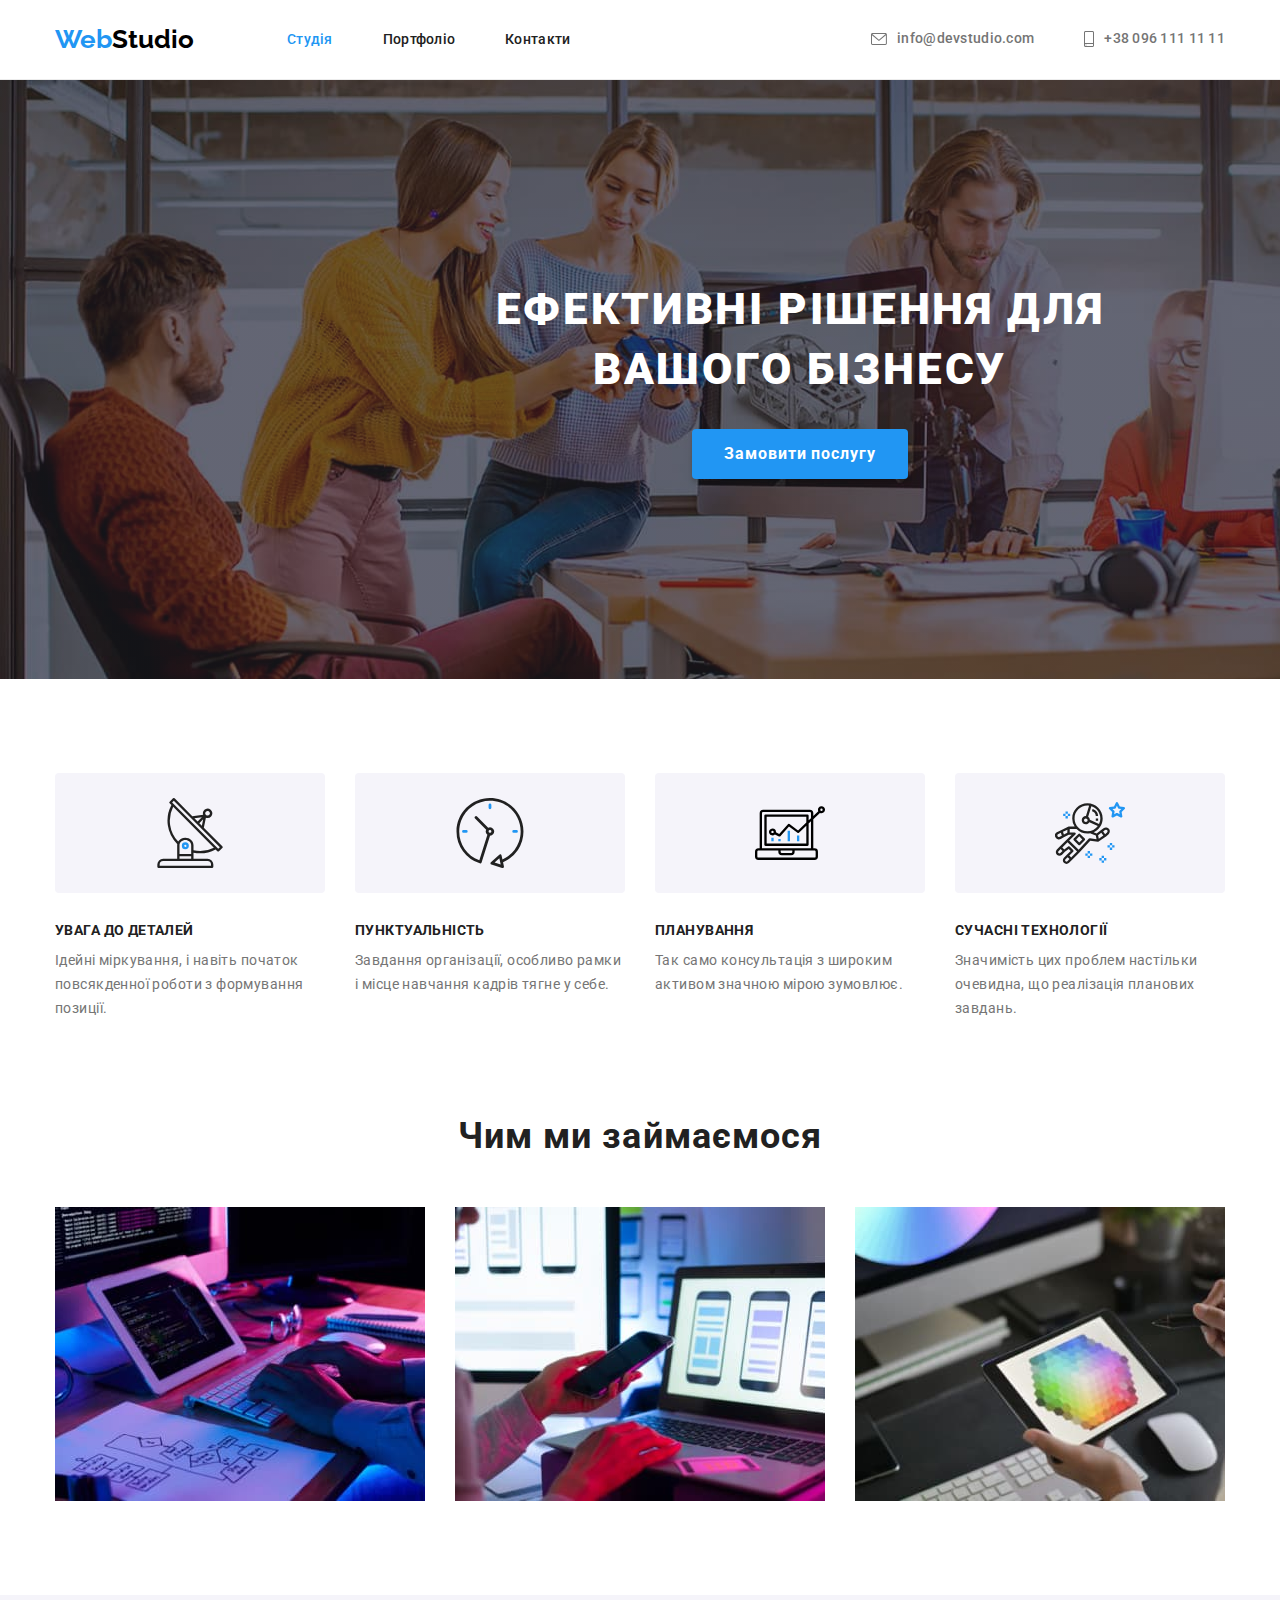
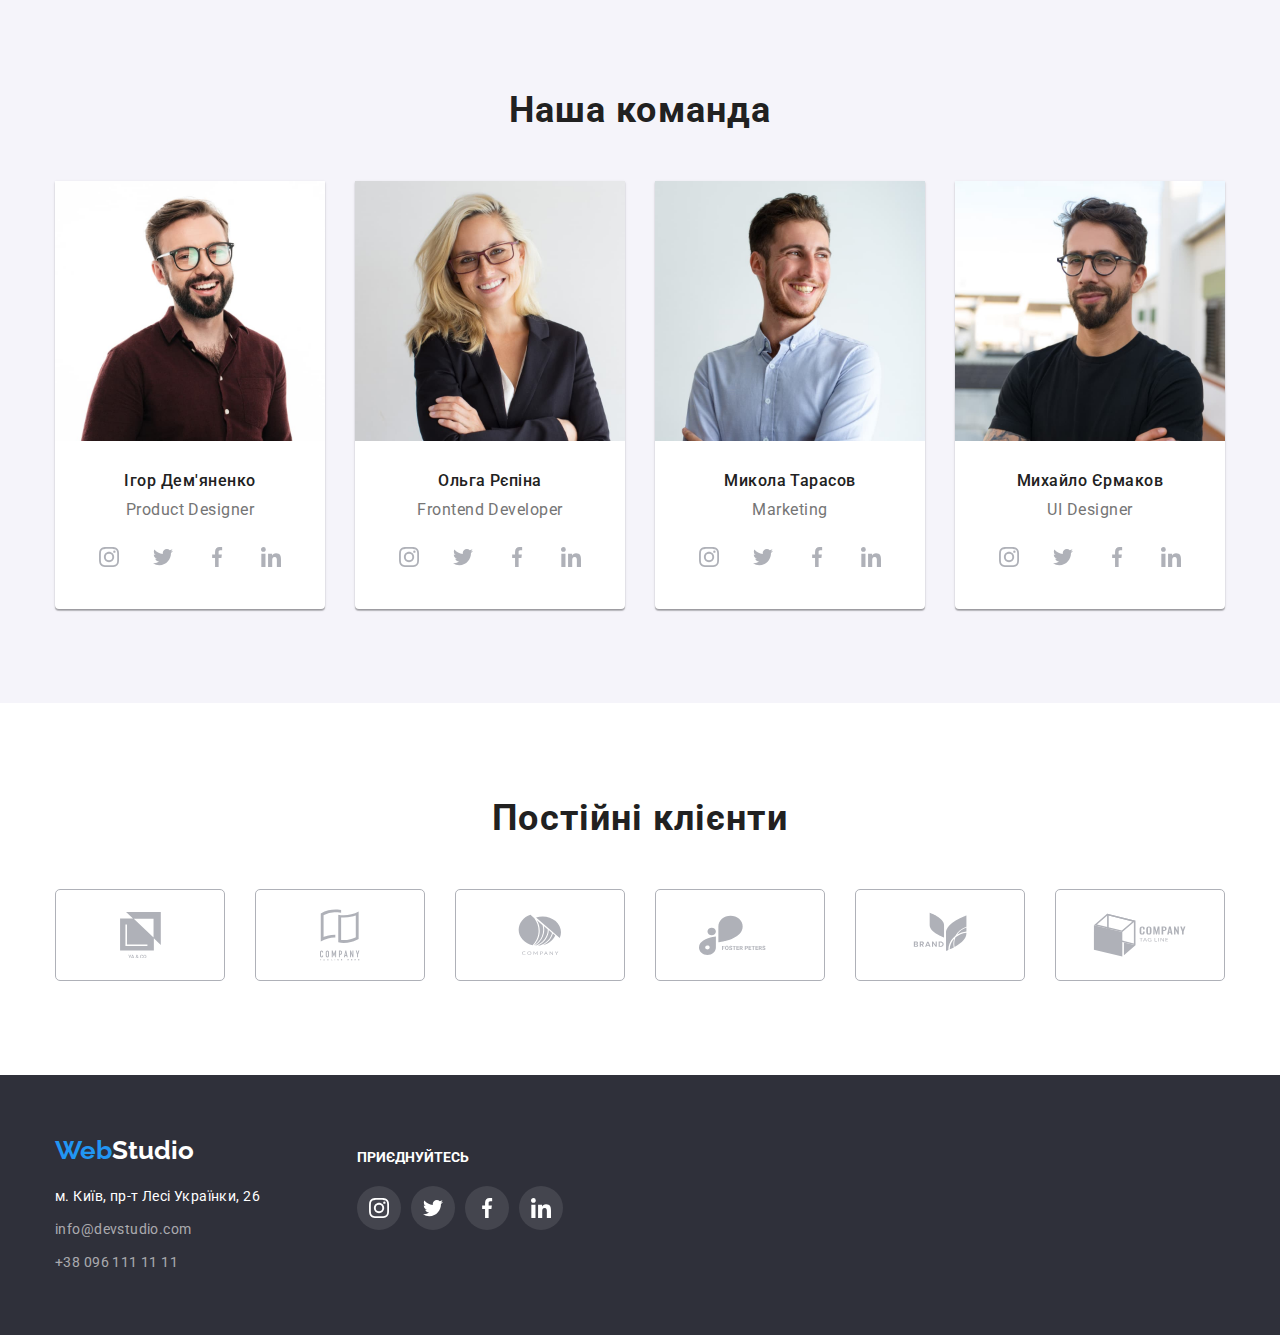
<file: index.html>
<!DOCTYPE html>
<html lang="uk">
  <head>
    <meta charset="UTF-8" />
    <meta http-equiv="X-UA-Compatible" content="IE=edge" />
    <meta name="viewport" content="width=device-width, initial-scale=1.0" />
    <title>Web Studio</title>
    <link rel="preconnect" href="https://fonts.googleapis.com" />
    <link rel="preconnect" href="https://fonts.gstatic.com" crossorigin />
    <link
      href="https://fonts.googleapis.com/css2?family=Raleway:wght@700&family=Roboto:wght@400;500;700;900&display=swap"
      rel="stylesheet"
    />
    <link
      rel="stylesheet"
      href="https://cdnjs.cloudflare.com/ajax/libs/modern-normalize/1.1.0/modern-normalize.min.css"
    />
    <link rel="stylesheet" href="./CSS/styles.css" />
  </head>

  <body>
    <!-- Header -->
    <header class="header">
      <div class="container">
        <nav class="nav">
          <a class="logo" href="./index.html"
            ><span class="logo-acc">Web</span>Studio</a
          >

          <ul class="nav-items list">
            <li class="nav-item">
              <a class="active-page link" href="./index.html">Студія</a>
            </li>
            <li class="nav-item">
              <a class="link" href="./portfolio.html">Портфоліо</a>
            </li>
            <li class="nav-item"><a class="link" href="">Контакти</a></li>
          </ul>
        </nav>

        <ul class="contacts list">
          <li class="cont-item">
            <a class="link head-contacts" href="mailto:info@devstudio.com">
              <svg class="header-icon evelope" width="16px" height="12px">
                <use href="./imagies/icons.svg#icon-envelope"></use>
              </svg>
              info@devstudio.com
            </a>
          </li>
          <li class="cont-item">
            <a class="link head-contacts" href="tel:+380961111111">
              <svg class="header-icon smartphone" width="10px" height="16px">
                <use href="./imagies/icons.svg#icon-smartphone"></use>
              </svg>
              +38 096 111 11 11</a
            >
          </li>
        </ul>
      </div>
    </header>

    <!-- Main -->
    <main>
      <section class="hero">
        <h1 class="hero-title">Ефективні рішення для вашого бізнесу</h1>

        <button class="hero-btn" type="button">Замовити послугу</button>
      </section>

      <!-- Advantages -->
      <section class="section advantages">
        <div class="container">
          <!-- Заголовок спрятать -->
          <h2 class="hiden-title">Переваги</h2>
          <!-- / -->
          <ul class="plus-items list">
            <li class="plus-item">
              <div class="plus-icon-box">
                <svg class="plus-icon" width="70px" height="70px">
                  <use href="./imagies/icons.svg#icon-antenna"></use>
                </svg>
              </div>

              <h3 class="plus-title">УВАГА ДО ДЕТАЛЕЙ</h3>
              <p class="plus-text">
                Ідейні міркування, і навіть початок повсякденної роботи з
                формування позиції.
              </p>
            </li>

            <li class="plus-item">
              <div class="plus-icon-box">
                <svg width="70px" height="70px">
                  <use href="./imagies/icons.svg#icon-clock"></use>
                </svg>
              </div>
              <h3 class="plus-title">ПУНКТУАЛЬНІСТЬ</h3>
              <p class="plus-text">
                Завдання організації, особливо рамки і місце навчання кадрів
                тягне у себе.
              </p>
            </li>

            <li class="plus-item">
              <div class="plus-icon-box">
                <svg width="70px" height="70px">
                  <use href="./imagies/icons.svg#icon-diagram"></use>
                </svg>
              </div>
              <h3 class="plus-title">ПЛАНУВАННЯ</h3>
              <p class="plus-text">
                Так само консультація з широким активом значною мірою зумовлює.
              </p>
            </li>

            <li class="plus-item">
              <div class="plus-icon-box">
                <svg width="70px" height="70px">
                  <use href="./imagies/icons.svg#icon-astronaut"></use>
                </svg>
              </div>
              <h3 class="plus-title">СУЧАСНІ ТЕХНОЛОГІЇ</h3>
              <p class="plus-text">
                Значимість цих проблем настільки очевидна, що реалізація
                планових завдань.
              </p>
            </li>
          </ul>
        </div>
      </section>

      <!-- What we do -->
      <section class="section services">
        <div class="container">
          <h2 class="sect-title">Чим ми займаємося</h2>
          <ul class="services-items list">
            <li class="services-item">
              <a href=""
                ><img
                  src="./imagies/our-services/codding.jpg"
                  alt="работа с кодом на экране"
                  width="370"
                  height="294"
              /></a>
            </li>
            <li class="services-item">
              <a href=""
                ><img
                  src="./imagies/our-services/design.jpg"
                  alt="разработка дизайна"
                  width="370"
                  height="294"
              /></a>
            </li>
            <li class="services-item">
              <a href=""
                ><img
                  src="./imagies/our-services/customisation.jpg"
                  alt="человек выбирает цвет на планшете"
                  width="370"
                  height="294"
              /></a>
            </li>
          </ul>
        </div>
      </section>

      <!-- Staff -->
      <section class="section staff">
        <div class="container">
          <h2 class="sect-title">Наша команда</h2>
          <ul class="staff-items list">
            <li class="staff-item">
              <img
                class="portrait"
                src="./imagies/staff/ihor.jpg"
                alt="Игорь Демьяненко"
                width="270"
                height="260"
              />
              <h3 class="name">Ігор Дем'яненко</h3>
              <p class="position" lang="en">Product Designer</p>
              <ul class="list social-media-items">
                <li class="social-media-item">
                  <a class="link social-media" href="">
                    <svg class="social-icons" width="20px" height="20px">
                      <use href="./imagies/icons.svg#icon-instagram"></use>
                    </svg>
                  </a>
                </li>

                <li class="social-media-item">
                  <a class="link social-media" href="">
                    <svg class="social-icons" width="20px" height="20px">
                      <use href="./imagies/icons.svg#icon-twitter"></use>
                    </svg>
                  </a>
                </li>

                <li class="social-media-item">
                  <a class="link social-media" href="">
                    <svg class="social-icons" width="20px" height="20px">
                      <use href="./imagies/icons.svg#icon-facebook"></use>
                    </svg>
                  </a>
                </li>

                <li class="social-media-item">
                  <a class="link social-media" href="">
                    <svg class="social-icons" width="20px" height="20px">
                      <use href="./imagies/icons.svg#icon-linkedin"></use>
                    </svg>
                  </a>
                </li>
              </ul>
            </li>

            <li class="staff-item">
              <img
                class="portrait"
                src="./imagies/staff/olga.jpg"
                alt="Ольга Репина"
                width="270"
                height="260"
              />
              <h3 class="name">Ольга Рєпіна</h3>
              <p class="position" lang="en">Frontend Developer</p>

              <ul class="list social-media-items">
                <li class="social-media-item">
                  <a class="link social-media" href="">
                    <svg class="social-icons" width="20px" height="20px">
                      <use href="./imagies/icons.svg#icon-instagram"></use>
                    </svg>
                  </a>
                </li>

                <li class="social-media-item">
                  <a class="link social-media" href="">
                    <svg class="social-icons" width="20px" height="20px">
                      <use href="./imagies/icons.svg#icon-twitter"></use>
                    </svg>
                  </a>
                </li>

                <li class="social-media-item">
                  <a class="link social-media" href="">
                    <svg class="social-icons" width="20px" height="20px">
                      <use href="./imagies/icons.svg#icon-facebook"></use>
                    </svg>
                  </a>
                </li>

                <li class="social-media-item">
                  <a class="link social-media" href="">
                    <svg class="social-icons" width="20px" height="20px">
                      <use href="./imagies/icons.svg#icon-linkedin"></use>
                    </svg>
                  </a>
                </li>
              </ul>
            </li>

            <li class="staff-item">
              <img
                class="portrait"
                src="./imagies/staff/nikolay.jpg"
                alt="Николай Тарасов"
                width="270"
                height="260"
              />
              <h3 class="name">Микола Тарасов</h3>
              <p class="position" lang="en">Marketing</p>
              <ul class="list social-media-items">
                <li class="social-media-item">
                  <a class="link social-media" href="">
                    <svg class="social-icons" width="20px" height="20px">
                      <use href="./imagies/icons.svg#icon-instagram"></use>
                    </svg>
                  </a>
                </li>

                <li class="social-media-item">
                  <a class="link social-media" href="">
                    <svg class="social-icons" width="20px" height="20px">
                      <use href="./imagies/icons.svg#icon-twitter"></use>
                    </svg>
                  </a>
                </li>

                <li class="social-media-item">
                  <a class="link social-media" href="">
                    <svg class="social-icons" width="20px" height="20px">
                      <use href="./imagies/icons.svg#icon-facebook"></use>
                    </svg>
                  </a>
                </li>

                <li class="social-media-item">
                  <a class="link social-media" href="">
                    <svg class="social-icons" width="20px" height="20px">
                      <use href="./imagies/icons.svg#icon-linkedin"></use>
                    </svg>
                  </a>
                </li>
              </ul>
            </li>

            <li class="staff-item">
              <img
                class="portrait"
                src="./imagies/staff/mihail.jpg"
                alt="Михаил Ермаков"
                width="270"
                height="260"
              />
              <h3 class="name">Михайло Єрмаков</h3>
              <p class="position" lang="en">UI Designer</p>
              <ul class="list social-media-items">
                <li class="social-media-item">
                  <a class="link social-media" href="">
                    <svg class="social-icons" width="20px" height="20px">
                      <use href="./imagies/icons.svg#icon-instagram"></use>
                    </svg>
                  </a>
                </li>

                <li class="social-media-item">
                  <a class="link social-media" href="">
                    <svg class="social-icons" width="20px" height="20px">
                      <use href="./imagies/icons.svg#icon-twitter"></use>
                    </svg>
                  </a>
                </li>

                <li class="social-media-item">
                  <a class="link social-media" href="">
                    <svg class="social-icons" width="20px" height="20px">
                      <use href="./imagies/icons.svg#icon-facebook"></use>
                    </svg>
                  </a>
                </li>

                <li class="social-media-item">
                  <a class="link social-media" href="">
                    <svg class="social-icons" width="20px" height="20px">
                      <use href="./imagies/icons.svg#icon-linkedin"></use>
                    </svg>
                  </a>
                </li>
              </ul>
            </li>
          </ul>
        </div>
      </section>
    </main>

    <!-- Clients -->
    <section class="section clients">
      <div class="container">
        <h2 class="sect-title">Постійні клієнти</h2>
        <ul class="list company-items">
          <li class="company-item">
            <a class="link company-link" href="">
              <svg class="social-icons" width="41" height="46.7">
                <use href="./imagies/icons.svg#icon-yacomp"></use>
              </svg>
            </a>
          </li>

          <li class="company-item">
            <a class="link company-link" href="">
              <svg class="social-icons" width="40px" height="52px">
                <use href="./imagies/icons.svg#icon-teglinehere"></use>
              </svg>
            </a>
          </li>

          <li class="company-item">
            <a class="link company-link" href="">
              <svg class="social-icons" width="43.46px" height="41.18px">
                <use href="./imagies/icons.svg#icon-company"></use>
              </svg>
            </a>
          </li>

          <li class="company-item">
            <a class="link company-link" href="">
              <svg class="social-icons" width="84.44px" height="40.62px">
                <use href="./imagies/icons.svg#icon-forester"></use>
              </svg>
            </a>
          </li>

          <li class="company-item">
            <a class="link company-link" href="">
              <svg class="social-icons" width="62.54px" height="45.43px">
                <use href="./imagies/icons.svg#icon-brand"></use>
              </svg>
            </a>
          </li>

          <li class="company-item">
            <a class="link company-link" href="">
              <svg class="social-icons" width="93.79px" height="43.93px">
                <use href="./imagies/icons.svg#icon-tegline"></use>
              </svg>
            </a>
          </li>
        </ul>
      </div>
    </section>

    <!-- Footer -->
    <footer class="foot">
      <div class="container footer-objects">
        <div class="logo-area">
          <a class="logo foot-item" href="./index.html"
            ><span class="logo-acc">Web</span>Studio</a
          >
          <address>
            <ul class="list adress">
              <li class="address-foot-item">
                <a
                  class="link foot-item"
                  href="https://goo.gl/maps/ffjyEgsYqTHCnrhD7"
                  target="_blank"
                  >м. Київ, пр-т Лесі Українки, 26</a
                >
              </li>
              <li class="address-foot-item">
                <a class="link foot-item-cont" href="mailto:info@devstudio.com"
                  >info@devstudio.com</a
                >
              </li>
              <li class="address-foot-item">
                <a class="link foot-item-cont" href="tel:+380961111111"
                  >+38 096 111 11 11</a
                >
              </li>
            </ul>
          </address>
        </div>

        <div class="social-area">
          <p class="join">Приєднуйтесь</p>

          <ul class="list social-media-items">
            <li class="social-media-item">
              <a class="link social-media" href="">
                <svg class="social-icons" width="20px" height="20px">
                  <use href="./imagies/icons.svg#icon-instagram"></use>
                </svg>
              </a>
            </li>

            <li class="social-media-item">
              <a class="link social-media" href="">
                <svg class="social-icons" width="20px" height="20px">
                  <use href="./imagies/icons.svg#icon-twitter"></use>
                </svg>
              </a>
            </li>

            <li class="social-media-item">
              <a class="link social-media" href="">
                <svg class="social-icons" width="20px" height="20px">
                  <use href="./imagies/icons.svg#icon-facebook"></use>
                </svg>
              </a>
            </li>

            <li class="social-media-item">
              <a class="link social-media" href="">
                <svg class="social-icons" width="20px" height="20px">
                  <use href="./imagies/icons.svg#icon-linkedin"></use>
                </svg>
              </a>
            </li>
          </ul>
        </div>
      </div>
    </footer>
  </body>
</html>
</file>
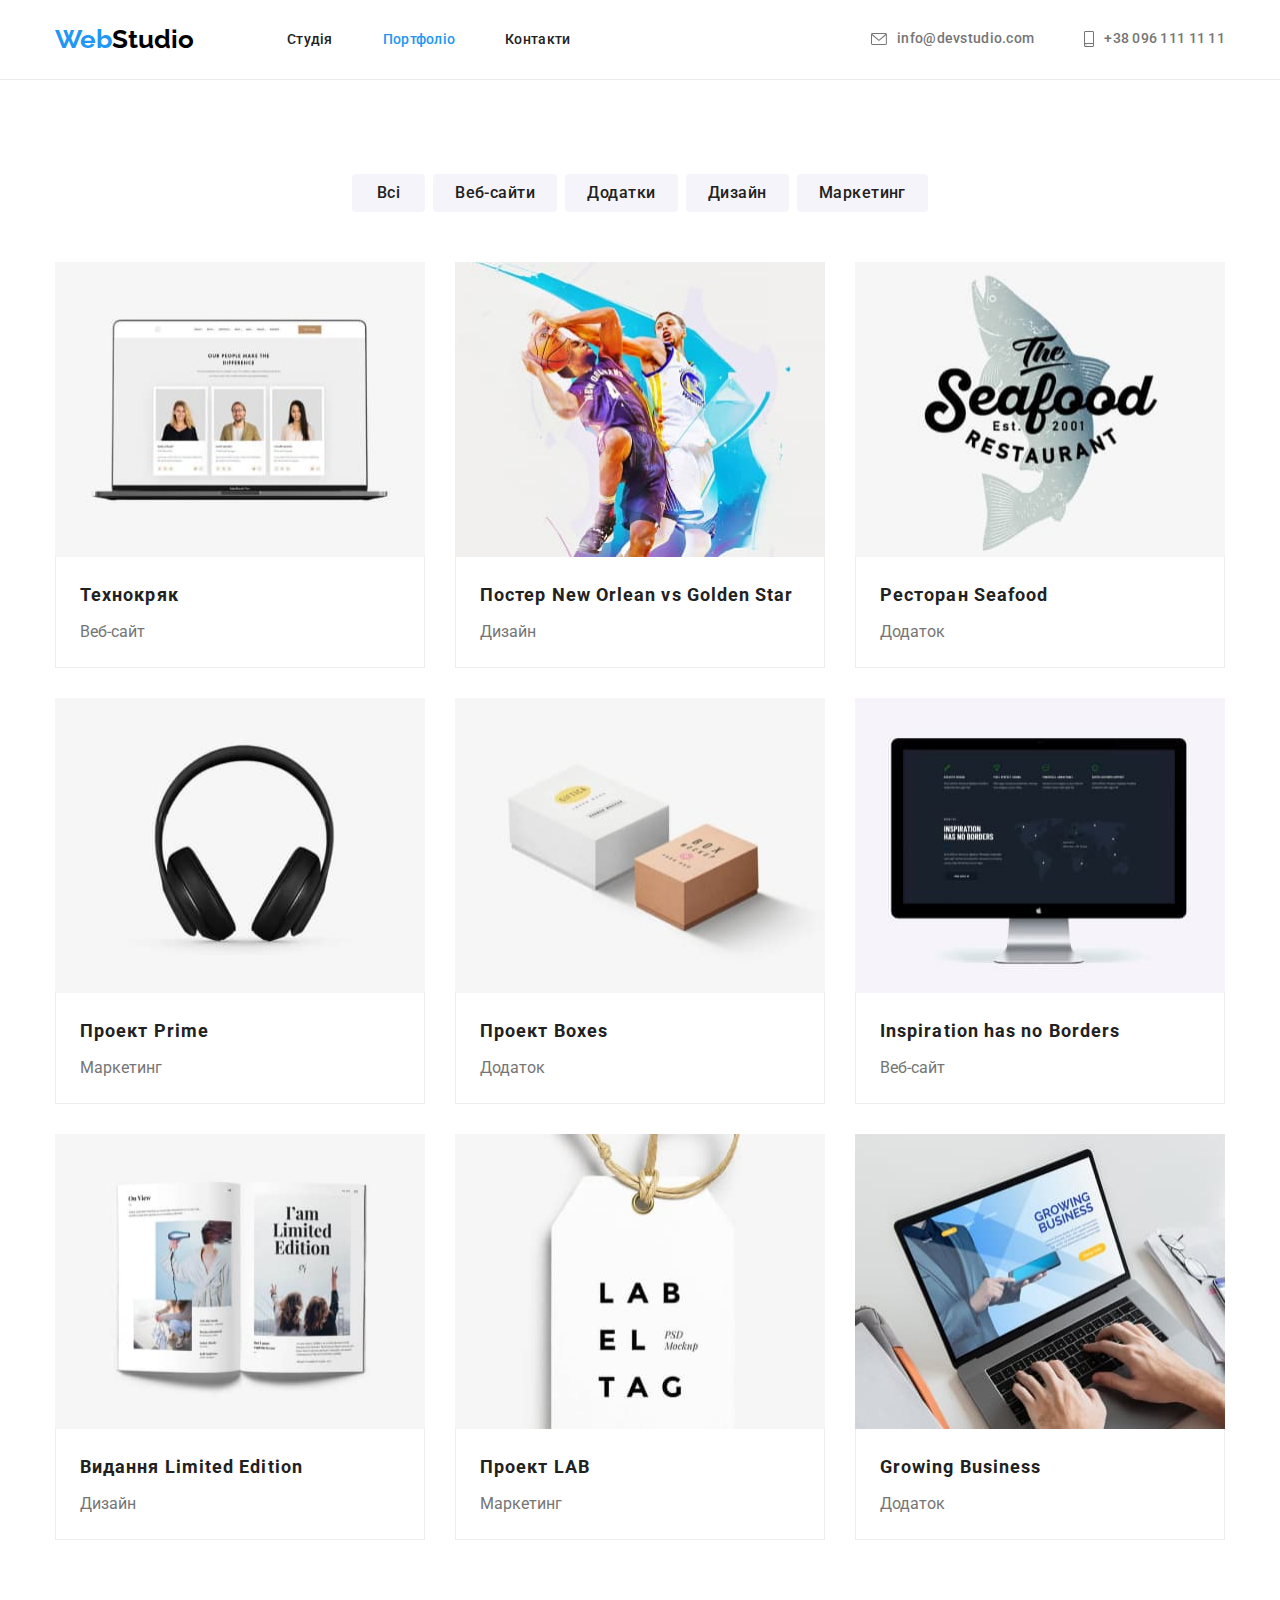
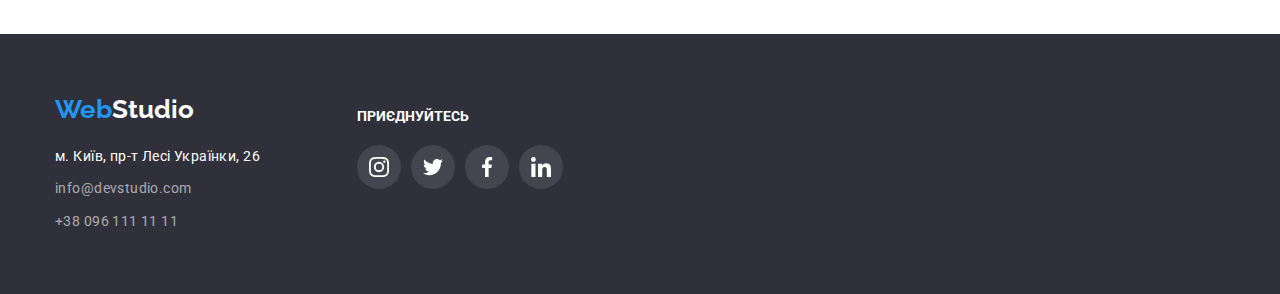
<file: portfolio.html>
<!DOCTYPE html>
<html lang="uk">
  <head>
    <meta charset="UTF-8" />
    <meta http-equiv="X-UA-Compatible" content="IE=edge" />
    <meta name="viewport" content="width=device-width, initial-scale=1.0" />
    <title>Web Studio</title>
    <link rel="preconnect" href="https://fonts.googleapis.com" />
    <link rel="preconnect" href="https://fonts.gstatic.com" crossorigin />
    <link
      href="https://fonts.googleapis.com/css2?family=Raleway:wght@700&family=Roboto:wght@400;500;700;900&display=swap"
      rel="stylesheet"
    />
    <link
      rel="stylesheet"
      href="https://cdnjs.cloudflare.com/ajax/libs/modern-normalize/1.1.0/modern-normalize.min.css"
    />
    <link rel="stylesheet" href="./CSS/styles.css" />
  </head>

  <body>
    <!-- Header -->
    <header class="header">
      <div class="container">
        <nav class="nav">
          <a class="logo" href="./index.html"
            ><span class="logo-acc">Web</span>Studio</a
          >

          <ul class="nav-items list">
            <li class="nav-item">
              <a class="link" href="./index.html">Студія</a>
            </li>
            <li class="nav-item">
              <a class="active-page link" href="./portfolio.html">Портфоліо</a>
            </li>
            <li class="nav-item"><a class="link" href="">Контакти</a></li>
          </ul>
        </nav>

        <ul class="contacts list">
          <li class="cont-item">
            <a class="link head-contacts" href="mailto:info@devstudio.com">
              <svg class="header-icon evelope" width="16px" height="12px">
                <use href="./imagies/icons.svg#icon-envelope"></use>
              </svg>
              info@devstudio.com
            </a>
          </li>
          <li class="cont-item">
            <a class="link head-contacts" href="tel:+380961111111">
              <svg class="header-icon smartphone" width="10px" height="16px">
                <use href="./imagies/icons.svg#icon-smartphone"></use>
              </svg>
              +38 096 111 11 11</a
            >
          </li>
        </ul>
      </div>
    </header>

    <!-- Main -->
    <main>
      <section class="section portfolio">
        <div class="container">
          <!-- Спрятать заголовок -->
          <h1 class="hiden-title">Наші работи</h1>
          <!-- / -->

          <ul class="filter-items list">
            <li>
              <button class="filter-item" type="button">Всі</button>
            </li>
            <li>
              <button class="filter-item" type="button">Веб-сайти</button>
            </li>
            <li>
              <button class="filter-item" type="button">Додатки</button>
            </li>
            <li>
              <button class="filter-item" type="button">Дизайн</button>
            </li>
            <li>
              <button class="filter-item" type="button">Маркетинг</button>
            </li>
          </ul>

          <!-- Portfolio -->

          <ul class="example-items list">
            <li class="example-item">
              <a class="example link" href="">
                <img
                  src="./imagies/portfolio/tehnokriak.jpg"
                  alt="Веб-сайт"
                  width="370"
                  height="295"
                />
                <div class="card-descr">
                  <h3 class="example-title">Технокряк</h3>
                  <p class="example-type">Веб-сайт</p>
                </div>
              </a>
            </li>

            <li class="example-item">
              <a class="example link" href="">
                <img
                  src="./imagies/portfolio/no-vs-gs.jpg"
                  alt="Игра в баскетбол"
                  width="370"
                  height="295"
                />
                <div class="card-descr">
                  <h3 class="example-title">
                    Постер New Orlean vs Golden Star
                  </h3>
                  <p class="example-type">Дизайн</p>
                </div>
              </a>
            </li>

            <li class="example-item">
              <a class="example link" href="">
                <img
                  src="./imagies/portfolio/seafood.jpg"
                  alt="Логотип рестоана"
                  width="370"
                  height="295"
                />
                <div class="card-descr">
                  <h3 class="example-title">Ресторан Seafood</h3>
                  <p class="example-type">Додаток</p>
                </div>
              </a>
            </li>

            <li class="example-item">
              <a class="example link" href="">
                <img
                  src="./imagies/portfolio/prime.jpg"
                  alt="Реклама наушников"
                  width="370"
                  height="295"
                />
                <div class="card-descr">
                  <h3 class="example-title">Проект Prime</h3>
                  <p class="example-type">Маркетинг</p>
                </div>
              </a>
            </li>

            <li class="example-item">
              <a class="example link" href="">
                <img
                  src="./imagies/portfolio/boxes.jpg"
                  alt="Коробки"
                  width="370"
                  height="295"
                />
                <div class="card-descr">
                  <h3 class="example-title">Проект Boxes</h3>
                  <p class="example-type">Додаток</p>
                </div>
              </a>
            </li>

            <li class="example-item">
              <a class="example link" href="">
                <img
                  src="./imagies/portfolio/inspiration.jpg"
                  alt="Веб-сайт"
                  width="370"
                  height="295"
                />
                <div class="card-descr">
                  <h3 class="example-title">Inspiration has no Borders</h3>
                  <p class="example-type">Веб-сайт</p>
                </div>
              </a>
            </li>

            <li class="example-item">
              <a class="example link" href="">
                <img
                  src="./imagies/portfolio/limited-edition.jpg"
                  alt="Страницы журнала"
                  width="370"
                  height="295"
                />
                <div class="card-descr">
                  <h3 class="example-title">Видання Limited Edition</h3>
                  <p class="example-type">Дизайн</p>
                </div>
              </a>
            </li>

            <li class="example-item">
              <a class="example link" href="">
                <img
                  src="./imagies/portfolio/lab.jpg"
                  alt="Логотип проекта"
                  width="370"
                  height="295"
                />
                <div class="card-descr">
                  <h3 class="example-title">Проект LAB</h3>
                  <p class="example-type">Маркетинг</p>
                </div>
              </a>
            </li>

            <li class="example-item">
              <a class="example link" href="">
                <img
                  src="./imagies/portfolio/growing-business.jpg"
                  alt="Страница приложения"
                  width="370"
                  height="295"
                />
                <div class="card-descr">
                  <h3 class="example-title">Growing Business</h3>
                  <p class="example-type">Додаток</p>
                </div>
              </a>
            </li>
          </ul>
        </div>
      </section>
    </main>

    <!-- Footer -->
    <footer class="foot">
      <div class="container footer-objects">
        <div class="logo-area">
          <a class="logo foot-item" href="./index.html"
            ><span class="logo-acc">Web</span>Studio</a
          >
          <address>
            <ul class="list adress">
              <li class="address-foot-item">
                <a
                  class="link foot-item"
                  href="https://goo.gl/maps/ffjyEgsYqTHCnrhD7"
                  target="_blank"
                  >м. Київ, пр-т Лесі Українки, 26</a
                >
              </li>
              <li class="address-foot-item">
                <a class="link foot-item-cont" href="mailto:info@devstudio.com"
                  >info@devstudio.com</a
                >
              </li>
              <li class="address-foot-item">
                <a class="link foot-item-cont" href="tel:+380961111111"
                  >+38 096 111 11 11</a
                >
              </li>
            </ul>
          </address>
        </div>

        <div class="social-area">
          <p class="join">Приєднуйтесь</p>

          <ul class="list social-media-items">
            <li class="social-media-item">
              <a class="link social-media" href="">
                <svg class="social-icons" width="20px" height="20px">
                  <use href="./imagies/icons.svg#icon-instagram"></use>
                </svg>
              </a>
            </li>

            <li class="social-media-item">
              <a class="link social-media" href="">
                <svg class="social-icons" width="20px" height="20px">
                  <use href="./imagies/icons.svg#icon-twitter"></use>
                </svg>
              </a>
            </li>

            <li class="social-media-item">
              <a class="link social-media" href="">
                <svg class="social-icons" width="20px" height="20px">
                  <use href="./imagies/icons.svg#icon-facebook"></use>
                </svg>
              </a>
            </li>

            <li class="social-media-item">
              <a class="link social-media" href="">
                <svg class="social-icons" width="20px" height="20px">
                  <use href="./imagies/icons.svg#icon-linkedin"></use>
                </svg>
              </a>
            </li>
          </ul>
        </div>
      </div>
    </footer>
  </body>
</html>
</file>
<file: CSS/styles.css>
/* Палитра

main    bcg-color: #fff;
alt     bcg-color: #F5F4FA;
footer  bcg-color: #2F303A;
card    bcg-color: #fff;

main    color: #212121;
alt     color: #757575;
accent  color: #2196F3;

logo    color: #000000;
               #2196F3;
               #FFFFFF;

font-family: 'Raleway', sans-serif;
font-family: 'Roboto', sans-serif;
*/

/* * {
  outline: orange solid 2px;
} */

:root {
  --m-bcg-col: #fff;
  --alt-bcg-col: #f5f4fa;
  --f-bcg-col: #2f303a;
  --m-col: #212121;
  --alt-col: #757575;
  --acc-col: #2196f3;
  --logo-h-col: #000000;
  --logo-f-col: #fff;
  --hero-col: #fff;
  --btn-alt-col: #fff;
  --btn-hover-bcg-col: #188ce8;
  --foot-alph-col: rgba(255, 255, 255, 0.6);
  --card-bcg-col: #fff;
  --card-border-col: #eee;
  --header-border-col: #ececec;
  --icon-fill: #afb1b8;
}

/* * {
  outline: maroon solid 2px;
} */

h1,
h2,
h3,
h4,
h5,
h6 {
  margin: 0;
}

p {
  margin: 0;
}

.container {
  width: 1200px;
  padding-left: 15px;
  padding-right: 15px;
  margin: auto;
}

body {
  font-family: "Roboto", sans-serif;
  color: var(--m-col);
  background-color: var(--m-bcg-col);
}

.section {
  padding-top: 94px;
  padding-bottom: 94px;
}

.sect-title {
  margin-bottom: 50px;

  font-size: 36px;
  line-height: 1.17;
  text-align: center;
  letter-spacing: 0.03em;
}
.hiden-title {
  position: absolute;
  width: 1px;
  height: 1px;
  margin: -1px;
  border: 0;
  padding: 0;
  white-space: nowrap;
  clip-path: inset(100%);
  clip: rect(0 0 0 0);
  overflow: hidden;
}

.list {
  list-style-type: none;
  padding: 0;
  margin: 0;
}

img {
  display: block;
  max-width: 100%;
}

/* Header */
.header {
  padding-top: 24px;
  padding-bottom: 25px;
  border-bottom: 1px solid var(--header-border-col);
}

.header .container,
.header .list {
  display: flex;
  justify-content: space-between;
  align-items: center;
}
.logo {
  display: flex;

  margin-right: 93px;
  font-family: "Raleway";
  font-weight: 700;
  font-size: 26px;
  line-height: 1.17;
  text-decoration: none;
  align-items: center;
  color: var(--logo-h-col);
}
.logo-acc {
  color: var(--acc-col);
}

.link.head-contacts {
  display: flex;
  align-items: center;

  color: var(--alt-col);
  fill: var(--alt-col);
}

.link {
  text-decoration: none;
  color: var(--m-col);
}

.link:hover,
.link:focus,
.link.foot-item:hover,
.link.foot-item:focus {
  color: var(--acc-col);
}

.active-page {
  color: var(--acc-col);
}

.nav {
  display: flex;
}

.header .list > :not(:last-child) {
  margin-right: 50px;
}

.nav-item .link,
.cont-item .link {
  font-weight: 500;
  font-size: 14px;
  line-height: 1.14;
  letter-spacing: 0.02em;
}

.header-icon {
  margin-right: 10px;
}

.link.head-contacts:hover,
.link.head-contacts:focus {
  fill: var(--acc-col);
}

/*--- Main index.html zone --- */

/* Hero */
.hero {
  width: 1600px;
  padding-top: 200px;
  padding-bottom: 200px;
  margin-left: auto;
  margin-right: auto;

  color: var(--hero-col);
  background-color: var(--f-bcg-col);
  background-image: linear-gradient(
      to top,
      rgba(47, 48, 58, 0.4),
      rgba(47, 48, 58, 0.4)
    ),
    url(../imagies/hero/hero.jpg);
  background-size: cover;
  text-align: center;
}
.hero-title {
  width: 696px;
  margin-left: auto;
  margin-right: auto;
  margin-bottom: 30px;

  font-weight: 900;
  font-size: 44px;
  line-height: 1.35;
  text-align: center;
  letter-spacing: 0.06em;
  text-transform: uppercase;
}

.hero-btn {
  padding: 10px 32px;
  min-width: 216px;
  border: 0;
  border-radius: 4px;
  box-shadow: 0px 4px 4px rgba(0, 0, 0, 0.15);

  font-family: inherit;
  font-weight: 700;
  font-size: 16px;
  line-height: 1.88;
  color: var(--hero-col);
  background-color: var(--acc-col);
  text-align: center;
  letter-spacing: 0.06em;
}

.hero-btn:hover,
.hero-btn:focus {
  background-color: var(--btn-hover-bcg-col);
  cursor: pointer;
}

/* Advantges */

.advantages .list {
  display: flex;
}

.plus-item:not(:last-child) {
  margin-right: 30px;
}

.plus-item {
  display: block;
  width: 270px;
}
.plus-title {
  margin-bottom: 10px;

  font-size: 14px;
  line-height: 1.14;
  letter-spacing: 0.03em;
  text-transform: uppercase;
}

.plus-text {
  font-size: 14px;
  line-height: 1.7;
  letter-spacing: 0.03em;
  color: var(--alt-col);
}

.plus-icon-box {
  display: flex;
  justify-content: center;
  align-items: center;
  height: 120px;
  margin-bottom: 30px;

  border-radius: 4px;
  background-color: var(--alt-bcg-col);
}

/* What we do */

.services {
  padding-top: 0;
}

.services-items {
  display: flex;
}
.services-item:not(:last-child) {
  margin-right: 30px;
}

/* Staff */
.staff {
  background-color: var(--alt-bcg-col);
  font-size: 16px;
  text-align: center;
  letter-spacing: 0.03em;
}

.staff-item {
  display: block;
  width: 270px;
  padding-bottom: 30px;

  background-color: var(--m-bcg-col);
  border-radius: 0px 0px 4px 4px;
  box-shadow: 0px 1px 3px rgba(0, 0, 0, 0.12), 0px 1px 1px rgba(0, 0, 0, 0.14),
    0px 2px 1px rgba(0, 0, 0, 0.2);
}
.staff-items {
  display: flex;
  column-gap: 30px;
  flex-wrap: wrap;
}

.name {
  margin-top: 30px;
  margin-bottom: 10px;

  font-weight: 500;
  font-size: 16px;
  line-height: 1.19;
  text-align: center;
}

.position {
  margin-bottom: 16px;

  color: var(--alt-col);
  line-height: 1.19;
}

.social-media-items {
  display: flex;
  justify-content: center;
  gap: 10px;
}

.social-media-item {
  display: flex;
  justify-content: center;
  align-items: center;
}

.social-media {
  display: flex;
  justify-content: center;
  align-items: center;
  width: 44px;
  height: 44px;

  border-radius: 50% 50%;
  fill: var(--icon-fill);
}

.social-media:hover,
.social-media:focus {
  background-color: var(--acc-col);
  fill: var(--btn-alt-col);
}

.social-icons {
  display: block;
}

/* Companies */

.company-items {
  display: flex;

  gap: 30px;
}

.company-item {
  width: 170px;
  height: 92px;
}

.company-link {
  display: flex;
  justify-content: center;
  align-items: center;

  width: 100%;
  height: 100%;

  fill: var(--icon-fill);
  border: 1px solid var(--icon-fill);
  border-radius: 5px;
}

.company-link:hover,
.company-link:focus {
  fill: var(--acc-col);
  border: 1px solid var(--acc-col);
}

/* Footer */

.foot {
  padding-top: 60px;
  padding-bottom: 60px;

  background-color: var(--f-bcg-col);
}

.footer-objects {
  display: flex;
}

.foot .logo {
  margin-bottom: 20px;
}

.address-foot-item:not(:last-child) {
  margin-bottom: 9px;
}

.list.adress {
  font-style: normal;
}

.link.foot-item,
.logo.foot-item {
  color: var(--logo-f-col);
}

.list.adress {
  font-size: 14px;
  line-height: 1.7;
  letter-spacing: 0.03em;
}

.foot-item-cont {
  color: var(--foot-alph-col);
}

.social-area {
  padding-top: 15px;
  margin-left: 70px;
  color: var(--logo-f-col);
}

.join {
  margin-bottom: 20px;

  text-transform: uppercase;
  font-size: 14px;
  line-height: 1.14;
  font-weight: 700;
}

.social-media {
  background-color: rgba(255, 255, 255, 0.1);
}
.social-area .social-media {
  fill: var(--logo-f-col);
}

/*----- Main portfolio.html zone ----- */

/* Filter */

.filter-items {
  display: flex;
  flex-basis: 575px;
  margin-bottom: 50px;

  column-gap: 8px;
  justify-content: center;
}

.filter-item {
  padding: 6px 22px;
  min-width: 73px;

  font-family: inherit;
  font-weight: 500;
  font-size: 16px;
  line-height: 1.6;
  text-align: center;
  letter-spacing: 0.03em;

  background-color: var(--alt-bcg-col);
  color: var(--m-col);

  border: none;
  border-radius: 4px;
}

.filter-item:hover,
.filter-item:focus {
  background-color: var(--acc-col);
  box-shadow: 0px 3px 1px rgba(0, 0, 0, 0.1), 0px 1px 2px rgba(0, 0, 0, 0.08),
    0px 2px 2px rgba(0, 0, 0, 0.12);
  color: var(--btn-alt-col);
  cursor: pointer;
}

/* Examples */

.example-items {
  display: flex;
  flex-wrap: wrap;
  column-gap: 30px;
  row-gap: 30px;
}

.example-item {
  background-color: var(--card-bcg-col);
}

.example.link:hover,
.example.link:focus {
  color: inherit;
}

.example-item:hover,
.example-item:focus {
  box-shadow: 0px 1px 1px rgba(0, 0, 0, 0.12), 0px 4px 4px rgba(0, 0, 0, 0.06),
    1px 4px 6px rgba(0, 0, 0, 0.16);
}

.card-descr {
  padding: 20px 24px;
  border: 1px solid var(--card-border-col);
  border-top: none;
}
.example-title {
  font-size: 18px;
  line-height: 2;
  letter-spacing: 0.06em;
  margin-bottom: 4px;
}

.example-type {
  font-size: 16px;
  line-height: 1.88;
  color: var(--alt-col);
}
</file>
